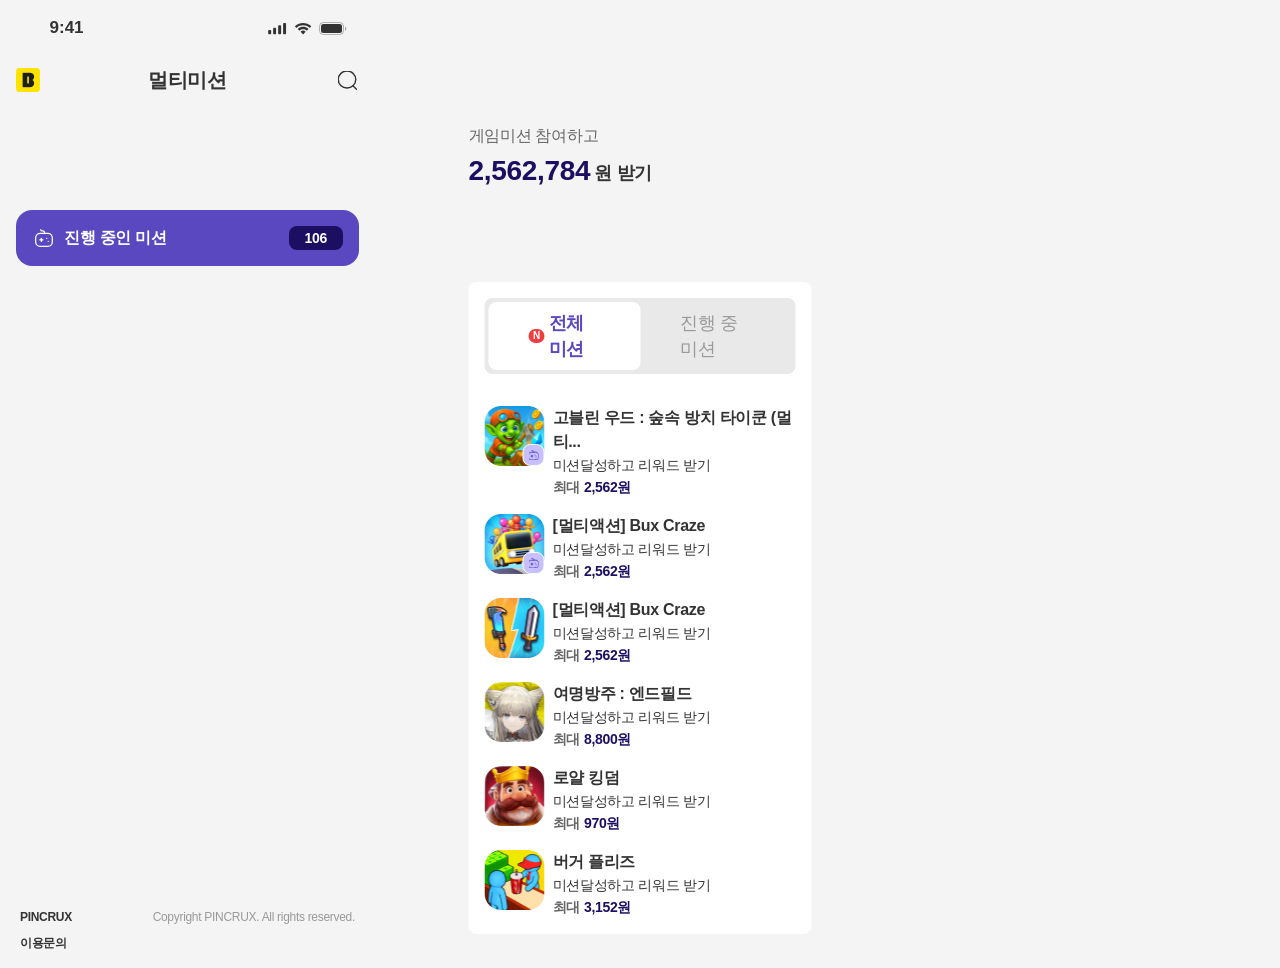
<file: imgs/index.html>
<!DOCTYPE html>
<html lang="en">
<head>
  <meta charset="UTF-8">
  <meta http-equiv="X-UA-Compatible" content="IE=edge">
  <meta name="viewport" content="width=device-width, initial-scale=1.0">
  <link rel="stylesheet" href="./vars.css">
  <link rel="stylesheet" href="./style.css">
  
  
  <style>
   a,
   button,
   input,
   select,
   h1,
   h2,
   h3,
   h4,
   h5,
   * {
       box-sizing: border-box;
       margin: 0;
       padding: 0;
       border: none;
       text-decoration: none;
       background: none;
   
       -webkit-font-smoothing: antialiased;
   }
   
   menu, ol, ul {
       list-style-type: none;
       margin: 0;
       padding: 0;
   }
   </style>
  <title>Document</title>
</head>
<body>
  <div class="div">
    <div class="status-bar">
      <div class="time">
        <div class="time2">9:41</div>
      </div>
      <div class="levels">
        <img class="battery" src="battery0.svg" />
        <img class="wifi" src="wifi0.svg" />
        <img class="cellular-connection" src="cellular-connection0.svg" />
      </div>
    </div>
    <div class="area">
      <div class="btn">
        <div class="txt">
          <div class="icon-regular-light-game">
            <img class="game" src="game0.svg" />
          </div>
          <div class="div2">진행 중인 미션</div>
          <div class="frame-1">
            <div class="_106">106</div>
          </div>
        </div>
      </div>
    </div>
    <div class="header-nomal">
      <div class="appicon-kakaobank">
        <img class="image-1" src="image-10.png" />
      </div>
      <div class="div3">멀티미션</div>
      <div class="icon-regular-light-search">
        <img class="search" src="search0.svg" />
      </div>
    </div>
    <div class="txt2">
      <div class="div4">게임미션 참여하고</div>
      <div class="row">
        <div class="_2-562-784">2,562,784</div>
        <div class="div5">원 받기</div>
      </div>
    </div>
    <div class="footer">
      <div class="frame-1171278025">
        <div class="btn2">
          <div class="pincrux">PINCRUX</div>
        </div>
        <div class="btn2">
          <div class="div6">이용문의</div>
        </div>
      </div>
      <div class="text-1">
        <div class="copyright-pincrux-all-rights-reserved">
          Copyright PINCRUX. All rights reserved.
        </div>
      </div>
    </div>
    <div class="list">
      <div class="list2">
        <div class="tab-menu">
          <div class="frame-2043685652">
            <div class="frame-2043685653">
              <div class="txt3">
                <div class="bage">
                  <div class="n">N</div>
                </div>
                <div class="div7">전체 미션</div>
              </div>
            </div>
            <div class="frame-2043685654">
              <div class="txt4">
                <div class="div8">진행 중 미션</div>
              </div>
            </div>
          </div>
        </div>
        <div class="lsit-box">
          <div class="list-item">
            <div class="icon">
              <img class="mission-icon" src="mission-icon0.png" />
              <div class="rectangle-8"></div>
              <div class="icon-regular-light-game2">
                <img class="game2" src="game1.svg" />
              </div>
            </div>
            <div class="txt5">
              <div class="frame-2043685703">
                <div class="div9">고블린 우드 : 숲속 방치 타이쿤 (멀티...</div>
                <div class="div10">미션달성하고 리워드 받기</div>
              </div>
              <div class="reward">
                <div class="div11">최대</div>
                <div class="_2-562">2,562원</div>
              </div>
            </div>
          </div>
          <div class="list-item2">
            <div class="icon">
              <img class="mission-icon" src="mission-icon1.png" />
              <div class="rectangle-8"></div>
              <div class="icon-regular-light-game2">
                <img class="game3" src="game2.svg" />
              </div>
            </div>
            <div class="txt5">
              <div class="frame-2043685703">
                <div class="bux-craze">[멀티액션] Bux Craze</div>
                <div class="div10">미션달성하고 리워드 받기</div>
              </div>
              <div class="reward">
                <div class="div11">최대</div>
                <div class="_2-562">2,562원</div>
              </div>
            </div>
          </div>
          <div class="list-item2">
            <div class="icon">
              <img class="mission-icon" src="mission-icon2.png" />
            </div>
            <div class="txt5">
              <div class="frame-2043685703">
                <div class="bux-craze">[멀티액션] Bux Craze</div>
                <div class="div10">미션달성하고 리워드 받기</div>
              </div>
              <div class="reward">
                <div class="div11">최대</div>
                <div class="_2-562">2,562원</div>
              </div>
            </div>
          </div>
          <div class="list-item2">
            <div class="icon">
              <img class="mission-icon2" src="mission-icon3.png" />
            </div>
            <div class="txt5">
              <div class="frame-2043685703">
                <div class="div9">여명방주 : 엔드필드</div>
                <div class="div10">미션달성하고 리워드 받기</div>
              </div>
              <div class="reward">
                <div class="div11">최대</div>
                <div class="_2-562">8,800원</div>
              </div>
            </div>
          </div>
          <div class="list-item2">
            <div class="icon">
              <img class="mission-icon2" src="mission-icon4.png" />
            </div>
            <div class="txt5">
              <div class="frame-2043685703">
                <div class="div9">로얄 킹덤</div>
                <div class="div10">미션달성하고 리워드 받기</div>
              </div>
              <div class="reward">
                <div class="div11">최대</div>
                <div class="_2-562">970원</div>
              </div>
            </div>
          </div>
          <div class="list-item2">
            <div class="icon">
              <img class="mission-icon" src="mission-icon5.png" />
            </div>
            <div class="txt5">
              <div class="frame-2043685703">
                <div class="div9">버거 플리즈</div>
                <div class="div10">미션달성하고 리워드 받기</div>
              </div>
              <div class="reward">
                <div class="div11">최대</div>
                <div class="_2-562">3,152원</div>
              </div>
            </div>
          </div>
        </div>
      </div>
    </div>
  </div>
  
</body>
</html>
</file>
<file: imgs/vars.css>
/* Figma Styles of your File */
:root {
  /* Colors */
  /* Fonts */
  /* Effects */
}
/* Figma Color Variables of your File */
</file>
<file: imgs/style.css>
.div,
.div * {
  box-sizing: border-box;
}
.div {
  background: #f4f4f4;
  height: 968px;
  position: relative;
  overflow: hidden;
}
.status-bar {
  width: 375px;
  height: 52px;
  position: absolute;
  left: 0px;
  top: 0px;
}
.time {
  width: 35.75%;
  height: 54px;
  position: absolute;
  right: 64.25%;
  left: 0%;
  top: 50%;
  translate: 0 -50%;
}
.time2 {
  color: var(--primary-gray700, #333333);
  text-align: center;
  font-family: "SfProDisplay-Semibold", sans-serif;
  font-size: 17px;
  line-height: 22px;
  font-weight: 600;
  position: absolute;
  right: 37.68%;
  left: 36.96%;
  width: 25.36%;
  bottom: 25.3%;
  top: 33.96%;
  height: 40.74%;
}
.levels {
  width: 35.75%;
  height: 54px;
  position: absolute;
  right: 0%;
  left: 64.25%;
  top: 50%;
  translate: 0 -50%;
}
.battery {
  height: 24.07%;
  position: absolute;
  left: calc(50% - -10.97px);
  bottom: 33.33%;
  top: 42.59%;
  overflow: visible;
}
.wifi {
  width: 17.14px;
  height: 22.83%;
  position: absolute;
  left: calc(50% - 13.33px);
  bottom: 33.4%;
  top: 43.77%;
  overflow: visible;
}
.cellular-connection {
  width: 19.2px;
  height: 22.64%;
  position: absolute;
  left: calc(50% - 40.03px);
  bottom: 33.77%;
  top: 43.58%;
  overflow: visible;
}
.area {
  padding: 8px 16px 8px 16px;
  display: flex;
  flex-direction: column;
  gap: 10px;
  align-items: flex-start;
  justify-content: flex-start;
  width: 375px;
  position: absolute;
  left: 0px;
  top: 202px;
}
.btn {
  background: linear-gradient(to left, #5a48c0, #5a48c0),
    linear-gradient(to left, #ffffff, #ffffff);
  border-radius: 16px;
  padding: 16px;
  display: flex;
  flex-direction: column;
  gap: 16px;
  align-items: flex-start;
  justify-content: flex-start;
  align-self: stretch;
  flex-shrink: 0;
  position: relative;
}
.txt {
  display: flex;
  flex-direction: row;
  gap: 8px;
  align-items: flex-start;
  justify-content: flex-start;
  align-self: stretch;
  flex-shrink: 0;
  position: relative;
}
.icon-regular-light-game {
  flex-shrink: 0;
  width: 24px;
  height: 24px;
  position: relative;
}
.game {
  width: 83.33%;
  height: 83.33%;
  position: absolute;
  right: 8.33%;
  left: 8.33%;
  bottom: 8.33%;
  top: 8.33%;
  overflow: visible;
}
.div2 {
  color: var(--primary-white, #ffffff);
  text-align: left;
  font-family: var(
    --pretendard-h1-b-font-family,
    "Pretendard-Bold",
    sans-serif
  );
  font-size: var(--pretendard-h1-b-font-size, 16px);
  line-height: var(--pretendard-h1-b-line-height, 24px);
  letter-spacing: var(--pretendard-h1-b-letter-spacing, -0.3px);
  font-weight: var(--pretendard-h1-b-font-weight, 700);
  position: relative;
  flex: 1;
}
.frame-1 {
  background: #1c0f62;
  border-radius: 8px;
  padding: 0px 16px 0px 16px;
  display: flex;
  flex-direction: row;
  gap: 10px;
  align-items: center;
  justify-content: center;
  flex-shrink: 0;
  height: 24px;
  position: relative;
}
._106 {
  color: #ffffff;
  text-align: left;
  font-family: var(
    --pretendard-h2-b-font-family,
    "Pretendard-Bold",
    sans-serif
  );
  font-size: var(--pretendard-h2-b-font-size, 14px);
  line-height: var(--pretendard-h2-b-line-height, 22px);
  letter-spacing: var(--pretendard-h2-b-letter-spacing, -0.3px);
  font-weight: var(--pretendard-h2-b-font-weight, 700);
  position: relative;
}
.header-nomal {
  padding: 15px 16px 15px 16px;
  display: flex;
  flex-direction: row;
  gap: 16px;
  align-items: center;
  justify-content: flex-start;
  width: 375px;
  height: 56px;
  position: absolute;
  left: 0px;
  top: 52px;
}
.appicon-kakaobank {
  border-radius: 4px;
  flex-shrink: 0;
  width: 24px;
  height: 24px;
  position: relative;
  overflow: hidden;
  aspect-ratio: 1;
}
.image-1 {
  width: 100%;
  height: 24px;
  position: absolute;
  right: 0%;
  left: 0%;
  top: 0px;
  object-fit: cover;
  aspect-ratio: 1;
}
.div3 {
  color: var(--primary-gray700, #333333);
  text-align: center;
  font-family: "Pretendard-Bold", sans-serif;
  font-size: 20px;
  line-height: 24px;
  letter-spacing: -0.3px;
  font-weight: 700;
  position: relative;
  flex: 1;
  display: flex;
  align-items: center;
  justify-content: center;
}
.icon-regular-light-search {
  flex-shrink: 0;
  width: 24px;
  height: 24px;
  position: relative;
}
.search {
  width: 78.18%;
  height: 80.09%;
  position: absolute;
  right: 10.24%;
  left: 11.58%;
  bottom: 8.33%;
  top: 11.58%;
  overflow: visible;
}
.txt2 {
  padding: 16px;
  display: flex;
  flex-direction: column;
  gap: 8px;
  align-items: flex-start;
  justify-content: flex-start;
  width: 375px;
  position: absolute;
  left: 50%;
  translate: -50%;
  top: 108px;
}
.div4 {
  color: var(--primary-gray600, #666666);
  text-align: left;
  font-family: var(
    --pretendard-h1-r-font-family,
    "Pretendard-Regular",
    sans-serif
  );
  font-size: var(--pretendard-h1-r-font-size, 16px);
  line-height: var(--pretendard-h1-r-line-height, 24px);
  letter-spacing: var(--pretendard-h1-r-letter-spacing, -0.3px);
  font-weight: var(--pretendard-h1-r-font-weight, 400);
  position: relative;
  align-self: stretch;
}
.row {
  display: flex;
  flex-direction: row;
  gap: 4px;
  align-items: flex-end;
  justify-content: flex-start;
  align-self: stretch;
  flex-shrink: 0;
  position: relative;
}
._2-562-784 {
  color: #1c0f62;
  text-align: left;
  font-family: "Pretendard-Bold", sans-serif;
  font-size: 28px;
  line-height: 30px;
  letter-spacing: -0.3px;
  font-weight: 700;
  position: relative;
}
.div5 {
  color: var(--primary-gray700, #333333);
  text-align: left;
  font-family: var(
    --pretendard-h0-b-font-family,
    "Pretendard-Bold",
    sans-serif
  );
  font-size: var(--pretendard-h0-b-font-size, 18px);
  line-height: var(--pretendard-h0-b-line-height, 26px);
  letter-spacing: var(--pretendard-h0-b-letter-spacing, -0.3px);
  font-weight: var(--pretendard-h0-b-font-weight, 700);
  position: relative;
}
.footer {
  padding: 16px 20px 16px 20px;
  display: flex;
  flex-direction: row;
  gap: 8px;
  align-items: flex-start;
  justify-content: flex-start;
  width: 375px;
  position: absolute;
  left: 0px;
  top: 892px;
}
.frame-1171278025 {
  display: flex;
  flex-direction: column;
  gap: 8px;
  align-items: flex-start;
  justify-content: center;
  flex-shrink: 0;
  position: relative;
}
.btn2 {
  display: flex;
  flex-direction: column;
  gap: 10px;
  align-items: center;
  justify-content: center;
  flex-shrink: 0;
  position: relative;
}
.pincrux {
  color: var(--333, #333333);
  text-align: right;
  font-family: "Pretendard-Bold", sans-serif;
  font-size: 12px;
  line-height: 18px;
  letter-spacing: -0.3px;
  font-weight: 700;
  position: relative;
  display: flex;
  align-items: center;
  justify-content: flex-end;
}
.div6 {
  color: var(--333, #333333);
  text-align: right;
  font-family: "Pretendard-Bold", sans-serif;
  font-size: 12px;
  line-height: 18px;
  letter-spacing: -0.3px;
  font-weight: 700;
  position: relative;
  display: flex;
  align-items: center;
  justify-content: flex-end;
}
.text-1 {
  display: flex;
  flex-direction: column;
  gap: 8px;
  align-items: flex-end;
  justify-content: center;
  flex: 1;
  position: relative;
}
.copyright-pincrux-all-rights-reserved {
  color: var(--999, #999999);
  text-align: left;
  font-family: "Pretendard-Regular", sans-serif;
  font-size: 12px;
  line-height: 18px;
  letter-spacing: -0.3px;
  font-weight: 400;
  position: relative;
  display: flex;
  align-items: center;
  justify-content: flex-start;
}
.list {
  padding: 8px 16px 8px 16px;
  display: flex;
  flex-direction: row;
  gap: 0px;
  align-items: center;
  justify-content: flex-start;
  width: 375px;
  position: absolute;
  left: 50%;
  translate: -50%;
  top: 274px;
}
.list2 {
  background: #ffffff;
  border-radius: 8px;
  display: flex;
  flex-direction: column;
  gap: 0px;
  align-items: center;
  justify-content: flex-start;
  align-self: stretch;
  flex: 1;
  position: relative;
}
.tab-menu {
  padding: 16px;
  display: flex;
  flex-direction: column;
  gap: 0px;
  align-items: flex-start;
  justify-content: flex-start;
  align-self: stretch;
  flex-shrink: 0;
  position: relative;
}
.frame-2043685652 {
  background: #e9e9e9;
  border-radius: 8px;
  padding: 4px;
  display: flex;
  flex-direction: row;
  gap: 0px;
  align-items: center;
  justify-content: center;
  align-self: stretch;
  flex-shrink: 0;
  position: relative;
}
.frame-2043685653 {
  background: #ffffff;
  border-radius: 8px;
  padding: 8px 0px 8px 0px;
  display: flex;
  flex-direction: column;
  gap: 8px;
  align-items: center;
  justify-content: flex-start;
  align-self: stretch;
  flex: 1;
  position: relative;
}
.txt3 {
  padding: 0px 40px 0px 40px;
  display: flex;
  flex-direction: row;
  gap: 4px;
  align-items: center;
  justify-content: center;
  align-self: stretch;
  flex-shrink: 0;
  position: relative;
}
.bage {
  background: #ef3e41;
  border-radius: 500px;
  padding: 4px 8px 4px 8px;
  display: flex;
  flex-direction: row;
  gap: 10px;
  align-items: center;
  justify-content: center;
  flex-shrink: 0;
  width: 14px;
  height: 14px;
  position: relative;
  aspect-ratio: 1;
}
.n {
  color: #ffffff;
  text-align: left;
  font-family: "Pretendard-Bold", sans-serif;
  font-size: 10px;
  line-height: 10px;
  letter-spacing: -0.3px;
  font-weight: 700;
  position: absolute;
  left: 50%;
  translate: -50% -50%;
  top: 50%;
}
.div7 {
  color: #5a48bf;
  text-align: left;
  font-family: var(
    --pretendard-h0-b-font-family,
    "Pretendard-Bold",
    sans-serif
  );
  font-size: var(--pretendard-h0-b-font-size, 18px);
  line-height: var(--pretendard-h0-b-line-height, 26px);
  letter-spacing: var(--pretendard-h0-b-letter-spacing, -0.3px);
  font-weight: var(--pretendard-h0-b-font-weight, 700);
  position: relative;
}
.frame-2043685654 {
  padding: 8px 0px 8px 0px;
  display: flex;
  flex-direction: column;
  gap: 8px;
  align-items: center;
  justify-content: flex-start;
  align-self: stretch;
  flex: 1;
  position: relative;
}
.txt4 {
  padding: 0px 40px 0px 40px;
  display: flex;
  flex-direction: row;
  gap: 0px;
  align-items: center;
  justify-content: center;
  flex-shrink: 0;
  position: relative;
}
.div8 {
  color: #999999;
  text-align: left;
  font-family: "Pretendard-Medium", sans-serif;
  font-size: 18px;
  line-height: 26px;
  letter-spacing: -0.3px;
  font-weight: 500;
  position: relative;
}
.lsit-box {
  padding: 16px;
  display: flex;
  flex-direction: column;
  gap: 16px;
  align-items: flex-start;
  justify-content: flex-start;
  align-self: stretch;
  flex-shrink: 0;
  position: relative;
  overflow: hidden;
}
.list-item {
  display: flex;
  flex-direction: row;
  gap: 8px;
  align-items: flex-start;
  justify-content: flex-start;
  flex-shrink: 0;
  width: 311px;
  position: relative;
}
.icon {
  flex-shrink: 0;
  width: 60px;
  height: 60px;
  position: relative;
}
.mission-icon {
  background: linear-gradient(to left, #f4f4f4, #f4f4f4);
  border-radius: 16px;
  width: 60px;
  height: 60px;
  position: absolute;
  left: 0px;
  top: 0px;
  object-fit: cover;
  aspect-ratio: 1;
}
.ing-bg {
  position: absolute;
  inset: 0;
}
.rectangle-8 {
  background: #c8bfff;
  border-radius: 8px;
  border-style: solid;
  border-color: var(--primary-white, #ffffff);
  border-width: 1.4px;
  width: 22px;
  height: 22px;
  position: absolute;
  left: 38px;
  top: 38px;
  aspect-ratio: 1;
}
.icon-regular-light-game2 {
  width: 12px;
  height: 12px;
  position: absolute;
  left: 43px;
  top: 43px;
  aspect-ratio: 1;
}
.game2 {
  width: 83.33%;
  height: 83.33%;
  position: absolute;
  right: 8.33%;
  left: 8.33%;
  bottom: 8.33%;
  top: 8.33%;
  overflow: visible;
}
.txt5 {
  display: flex;
  flex-direction: column;
  gap: 0px;
  align-items: flex-start;
  justify-content: center;
  flex: 1;
  position: relative;
}
.frame-2043685703 {
  display: flex;
  flex-direction: column;
  gap: 0px;
  align-items: flex-start;
  justify-content: flex-start;
  align-self: stretch;
  flex-shrink: 0;
  position: relative;
}
.div9 {
  color: var(--primary-gray700, #333333);
  text-align: left;
  font-family: var(
    --pretendard-h1-b-font-family,
    "Pretendard-Bold",
    sans-serif
  );
  font-size: var(--pretendard-h1-b-font-size, 16px);
  line-height: var(--pretendard-h1-b-line-height, 24px);
  letter-spacing: var(--pretendard-h1-b-letter-spacing, -0.3px);
  font-weight: var(--pretendard-h1-b-font-weight, 700);
  position: relative;
  align-self: stretch;
}
.div10 {
  color: var(--primary-gray700, #333333);
  text-align: left;
  font-family: var(
    --pretendard-h2-r-font-family,
    "Pretendard-Regular",
    sans-serif
  );
  font-size: var(--pretendard-h2-r-font-size, 14px);
  line-height: var(--pretendard-h2-r-line-height, 22px);
  letter-spacing: var(--pretendard-h2-r-letter-spacing, -0.3px);
  font-weight: var(--pretendard-h2-r-font-weight, 400);
  position: relative;
  align-self: stretch;
}
.reward {
  display: flex;
  flex-direction: row;
  gap: 4px;
  align-items: center;
  justify-content: flex-start;
  align-self: stretch;
  flex-shrink: 0;
  position: relative;
}
.div11 {
  color: var(--primary-gray600, #666666);
  text-align: left;
  font-family: var(
    --pretendard-h2-b-font-family,
    "Pretendard-Bold",
    sans-serif
  );
  font-size: var(--pretendard-h2-b-font-size, 14px);
  line-height: var(--pretendard-h2-b-line-height, 22px);
  letter-spacing: var(--pretendard-h2-b-letter-spacing, -0.3px);
  font-weight: var(--pretendard-h2-b-font-weight, 700);
  position: relative;
}
._2-562 {
  color: #1c0f62;
  text-align: left;
  font-family: var(
    --pretendard-h2-b-font-family,
    "Pretendard-Bold",
    sans-serif
  );
  font-size: var(--pretendard-h2-b-font-size, 14px);
  line-height: var(--pretendard-h2-b-line-height, 22px);
  letter-spacing: var(--pretendard-h2-b-letter-spacing, -0.3px);
  font-weight: var(--pretendard-h2-b-font-weight, 700);
  position: relative;
}
.list-item2 {
  display: flex;
  flex-direction: row;
  gap: 8px;
  align-items: flex-start;
  justify-content: flex-start;
  align-self: stretch;
  flex-shrink: 0;
  position: relative;
}
.game3 {
  width: 83.33%;
  height: 83.33%;
  position: absolute;
  right: 8.33%;
  left: 8.33%;
  bottom: 8.33%;
  top: 8.33%;
  overflow: visible;
}
.bux-craze {
  color: var(--primary-gray700, #333333);
  text-align: left;
  font-family: var(
    --pretendard-h1-b-font-family,
    "Pretendard-Bold",
    sans-serif
  );
  font-size: var(--pretendard-h1-b-font-size, 16px);
  line-height: var(--pretendard-h1-b-line-height, 24px);
  letter-spacing: var(--pretendard-h1-b-letter-spacing, -0.3px);
  font-weight: var(--pretendard-h1-b-font-weight, 700);
  position: relative;
  align-self: stretch;
}
.mission-icon2 {
  border-radius: 16px;
  width: 60px;
  height: 60px;
  position: absolute;
  left: 0px;
  top: 0px;
  object-fit: cover;
  aspect-ratio: 1;
}
</file>
